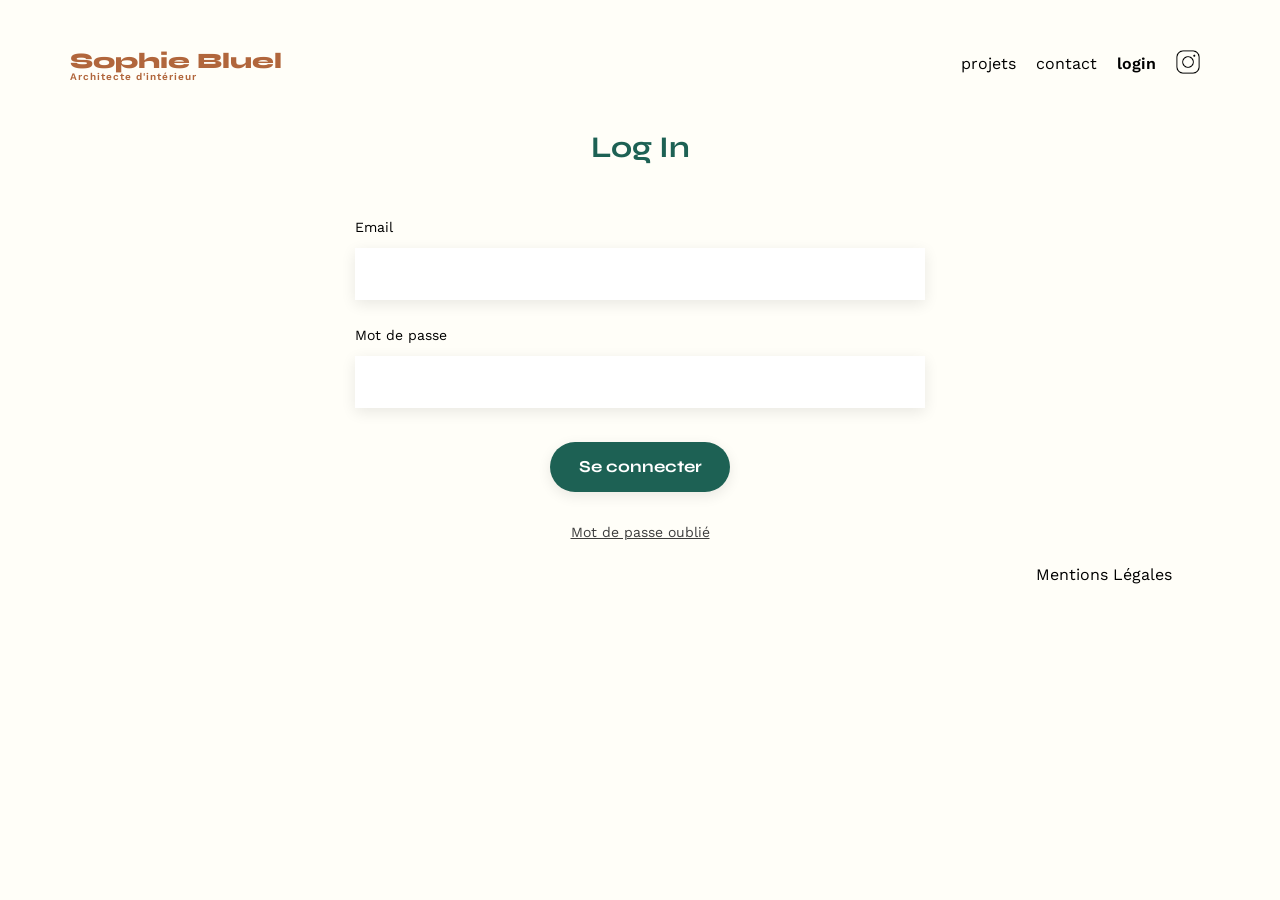
<file: FrontEnd/login.html>
<!DOCTYPE html>
<html lang="fr">
<head>
	<meta charset="UTF-8">
	<title>Sophie Bluel - Architecte d'intérieur</title>
	<meta name="viewport" content="width=device-width, initial-scale=1.0">
	<link rel="preconnect" href="https://fonts.googleapis.com">
	<link rel="preconnect" href="https://fonts.gstatic.com" crossorigin>
	<link href="https://fonts.googleapis.com/css2?family=Syne:wght@700;800&family=Work+Sans&display=swap" rel="stylesheet">
	<meta name="description" content="">
	<link rel="stylesheet" href="./assets/style.css">
</head>
<body>
	<div class="root-div">
  <header>
		<a href="index.html">
	<h1 >Sophie Bluel <span>Architecte d'intérieur</span></h1></a>
	<nav>
		<ul>
			<li>projets</li>
			<li>contact</li>
			<li><span>login</span></li>
			<li><a href="#"><img src="./assets/icons/instagram.png" alt="Instagram" class="instagram-logo"></a></li>
		</ul>
	</nav>
</header>
<section id="contact">
  <h2>Log In</h2>
  <form id="login-form" action="#">
    <label for="email">Email</label>
    <input type="email" id="email" required>
    <label for="password">Mot de passe</label>
    <input type="password" id="password" required>
    <input type="submit" value="Se connecter">
  </form>
	<p class="text-deco">Mot de passe oublié</p>
		<p id="error-message" style="color: red; display: none;">
  Email ou mot de passe incorrect
</p>
</section>
<footer>
	<nav>
		<ul>
			<li>Mentions Légales</li>
		</ul>
	</nav>
</footer>
</div>
<script src="login.js"></script>
</body>
</html>
</file>
<file: FrontEnd/assets/style.css>
/* http://meyerweb.com/eric/tools/css/reset/
   v2.0 | 20110126
   License: none (public domain)
*/

html, body, div, span, applet, object, iframe,
h1, h2, h3, h4, h5, h6, p, blockquote, pre,
a, abbr, acronym, address, big, cite, code,
del, dfn, em, img, ins, kbd, q, s, samp,
small, strike, strong, sub, sup, tt, var,
b, u, i, center,
dl, dt, dd, ol, ul, li,
fieldset, form, label, legend,
table, caption, tbody, tfoot, thead, tr, th, td,
article, aside, canvas, details, embed,
figure, figcaption, footer, header, hgroup,
menu, nav, output, ruby, section, summary,
time, mark, audio, video {
	margin: 0;
	padding: 0;
	border: 0;
	font-size: 100%;
	font: inherit;
	vertical-align: baseline;
}
/* HTML5 display-role reset for older browsers */
article, aside, details, figcaption, figure,
footer, header, hgroup, menu, nav, section {
	display: block;
}
body {
	line-height: 1;
}
ol, ul {
	list-style: none;
}
blockquote, q {
	quotes: none;
}
blockquote:before, blockquote:after,
q:before, q:after {
	content: '';
	content: none;
}
table {
	border-collapse: collapse;
	border-spacing: 0;
}
/** end reset css**/
.root-div {
	max-width: 1140px;
	margin:auto;
	font-family: 'Work Sans' ;
	font-size: 14px;
}

body {
	background-color: #FFFEF8;
}
header {
	display: flex;
	justify-content: space-between;
	margin: 50px 0
}
section {
	margin: 50px 0
}

h1{
	display: flex;
	flex-direction: column;
	font-family: 'Syne';
	font-size: 22px;
	font-weight: 800;
	color: #B1663C
}

h1 > span {
	font-family: 'Work Sans';
	font-size:10px;
	letter-spacing: 0.1em;
;
}

h2{
	font-family: 'Syne';
	font-weight: 700;
	font-size: 30px;
	color: #1D6154
}
nav ul {
	display: flex;
	align-items: center;
	list-style-type: none;

}
nav li {
	padding: 0 10px;
	font-size: 1.2em;
}

li:hover {
	color: #B1663C;
}
#introduction {
	display: flex;
	align-items: center;
}
#introduction figure {
	flex: 1
}
#introduction img {
	display: block;
	margin: auto;
	width: 80%;
}

#introduction article {
	flex: 1
}
#introduction h2 {
	margin-bottom: 1em;
}

#introduction p {
	margin-bottom: 0.5em;
}
#portfolio h2 {
	text-align: center;
	/* margin-bottom: 1em; */
}
#gallery {
	width: 100%;
	display: grid;
	grid-template-columns: 1fr 1fr 1fr;
	grid-column-gap: 20px;
	grid-row-gap: 20px;
}

#gallery img {
	width: 100%;

}
#contact {
	width: 50%;
margin: auto;
}
#contact > * {
	text-align: center;

}
#contact h2{
	margin-bottom: 20px;
}
#contact form {
	text-align: left;
	margin-top:30px;
	display: flex;
	flex-direction: column;
}

#contact input {
	height: 50px;
	font-size: 1.2em;
	border: none;
	box-shadow: 0px 4px 14px rgba(0, 0, 0, 0.09);
}
#contact label {
	margin: 2em 0 1em 0;
}
#contact textarea {
	border: none;
	box-shadow: 0px 4px 14px rgba(0, 0, 0, 0.09);
}

input[type="submit"]{
	font-family: 'Syne';
	font-weight: 700;
	color: white;
	background-color: #1D6154;
	margin : 2em auto ;
	width: 180px;
	text-align: center;
	border-radius: 60px ;
}

footer nav ul {
	display: flex;
	justify-content: flex-end;
	margin: 2em
}

.buttons-container {
	display: flex;
	justify-content: space-around;
	margin-bottom: 50px;
	margin-top: 40px;
}

#filtres {
	  display: flex;
    margin-bottom: 50px;
    margin-top: 40px;
    justify-content: center;
    column-gap: 20px;
}

#filtres button {
    color: #1D6154;
		background: none;
    border-radius: 60px;
    height: 37px;
    font-size: 16px;
    font-weight: 700;
    text-align: start;
    padding: 4px 24px 4px 24px;
    border: solid 1px;
    border-color: #1D6154;
    display: flex;
    align-items: center;
		font-family: 'Syne';
}

.instagram-logo {
	width: 24px;
	height: 24px;
	align-items: center;
}

#filtres button:active {
	color: #FFFEF8;
	background-color: #1D6154;
}

#edit-banner {
	display: flex;
	justify-content: center;
	align-items: center;
  background-color: black;
  color: white;
  text-align: center;
	margin: 0;
	height: 59px;
	width: 100%;
	font-family: 'Work Sans';

}

#edit-banner p {
margin-left: 10px;
}

.edit-btn {
	display: flex;
	justify-content: center;
	align-items: center;
	margin-left: 20px;
}

#modifier {
	border: none;
	background: none;
	font-family: 'Work sans';
	font-size: 14px;
	font-weight: 400;
	cursor: pointer;
}

.next {
display: flex;
vertical-align: middle;
justify-content: center;
align-items: center;
}


a {
	text-decoration: none;
}





/*********** Modal ***********/


.modal-container {
	display: none;
	position: fixed;
	top: 0;
	width: 100%;
	height: 100%;
}

.modal-container.active {
	display: block;
}


.button-add-photo{
 background-color: #1D6154;
 color: white;
 font-family: 'Syne';
 font-size: 14px;
 border: none;
 border-radius: 20px;
 padding: 8px 16px;
 width: 236px;
 height: 36px;
margin: 20px;
}

.overlay {
	position: absolute;
	width: 100%;
	height: 100%;
	background: #0000004D;
}

.modal h3 {
	font-family: 'Work Sans';
	font-size: 26px;
	text-align: center;
	padding: 20px;
	padding-bottom: 0;
}

.modal {
	display: flex;
	flex-direction: column;
	align-items: center;
	width: 95%;
	max-width: 600px;
	min-width: 300px;
	background: white;
	border-radius: 5px;
	position: absolute;
	top: 50%;
	left: 50%;
	transform: translate(-50%, -50%);
	padding: 40px;
}

#content2 {
	display: none;
}

.close-modal {
	padding: 8px 10px;
	border: none;
	border-radius: 5px;
	font-size: 18px;
	position: absolute;
	top: 10px;
	right: 10px;
	cursor: pointer;
	color: black;
	background: none;
}

.image-container {
  position: relative; 
  display: block;
}

.image-container i {
  position: absolute;
  top: 5px;    
  right: 5px;   
  color: white;
  font-size: 10px;
  background: black;
  padding: 4px;
  border-radius: 2px;
  cursor: pointer;
}

.image-container img {
	display: block;
}

#container-photo img {
	display: block;
	max-width: 90px;
}

.modal .icon {
	position: absolute;
	top: 10px;
}

#container-photo {
	display: flex;
	flex-wrap: wrap;
	gap: 10px;
	row-gap: 20px;
	padding: 50px;
}

.line {
	width: 85%;
	height: 1px;
	background-color: gray;
	margin-bottom: 20px;
}


#display-photo {
	display: flex;
	flex-direction: column;
	width: 420px ;
	height: 169px;
	background-color: #E8F1F6;	
	background-size: cover;
	justify-content: center;
	align-items: center;
	margin-top: 30px;
	margin-bottom: 30px;
}


#ajouter-photo-form {
	display: flex;
	flex-direction: column;
	
}

.previous {
		padding: 8px 10px;
	border: none;
	border-radius: 5px;
	font-size: 18px;
	position: absolute;
	top: 10px;
	left: 10px;
	cursor: pointer;
	color: black;
	background: none;
}


.image-icon {
	color: #B9C5CC;
	font-size: 76px;

}

#add-photo {
	border: none;
	background-color: #CBD6DC;
	padding: 8px 16px;
	margin: 10px;
	border-radius: 20px;
	width: 173px;
	height: 36px;
	font-family: 'Work Sans';
	font-size: 14px;
	color: #306685;
	font-weight: 500;
	cursor: pointer;
}

#display-photo p {
	font-size: 10px;
	color: #444444;
}


#ajouter-photo-form input {
	height: 50px;
	font-size: 1.2em;
	border: none;
	box-shadow: 0px 4px 14px rgba(0, 0, 0, 0.09);
	padding-left: 20px;
}
#ajouter-photo-form label {
	margin: 2em 0 1em 0;
}


#ajouter-photo-form form {
	text-align: left;
	margin-top:30px;
	display: flex;
	flex-direction: column;
	margin-bottom: 40px;
}

#ajouter-photo-form label {
	font-family: 'Work Sans';
}

.button-valid {
	background-color: #1D6154;
	color: white;
	width: 237px;
	height: 36px;
	padding: 8px ;
	border: none;
	font-family: 'Syne';
	border-radius:20px;
	text-align: center;
	cursor: pointer;
}

/* .button-valid:active{
background-color: #1D6154;
} */

#file {
	display: none;

}

#display {
	max-height: 169px;
	max-width: 140px;
	background-size: cover;
}

#afficher-categories {
	background-color: #B1663C;
	/* padding-left: 20px;
	padding-top: 20px;
	padding-bottom: 20px; */
	padding: 20px;
	box-shadow: 0px 4px 14px rgba(0, 0, 0, 0.09);
	/* border-radius: 0 0 10px 10px; */
	background-color: white;
	/* appearance: none; */
	font-family: 'Work Sans';
	border: none;
}


#afficher-categories option {
		font-size: 14px;
	font-family: 'Work Sans';
	padding: 10px 10px;
}

#message-error {
	display: none;
	color: red;
	margin-top: 10px;
}

/************ Login ************/

.text-deco {
	font-size: 14px;
	text-decoration: underline;
	color: #3D3D3D;
	font-family: 'Work Sans';
}

.root-div span {
	font-weight: 600;
}

.root-div li {
	font-size: 16px;
}
</file>
